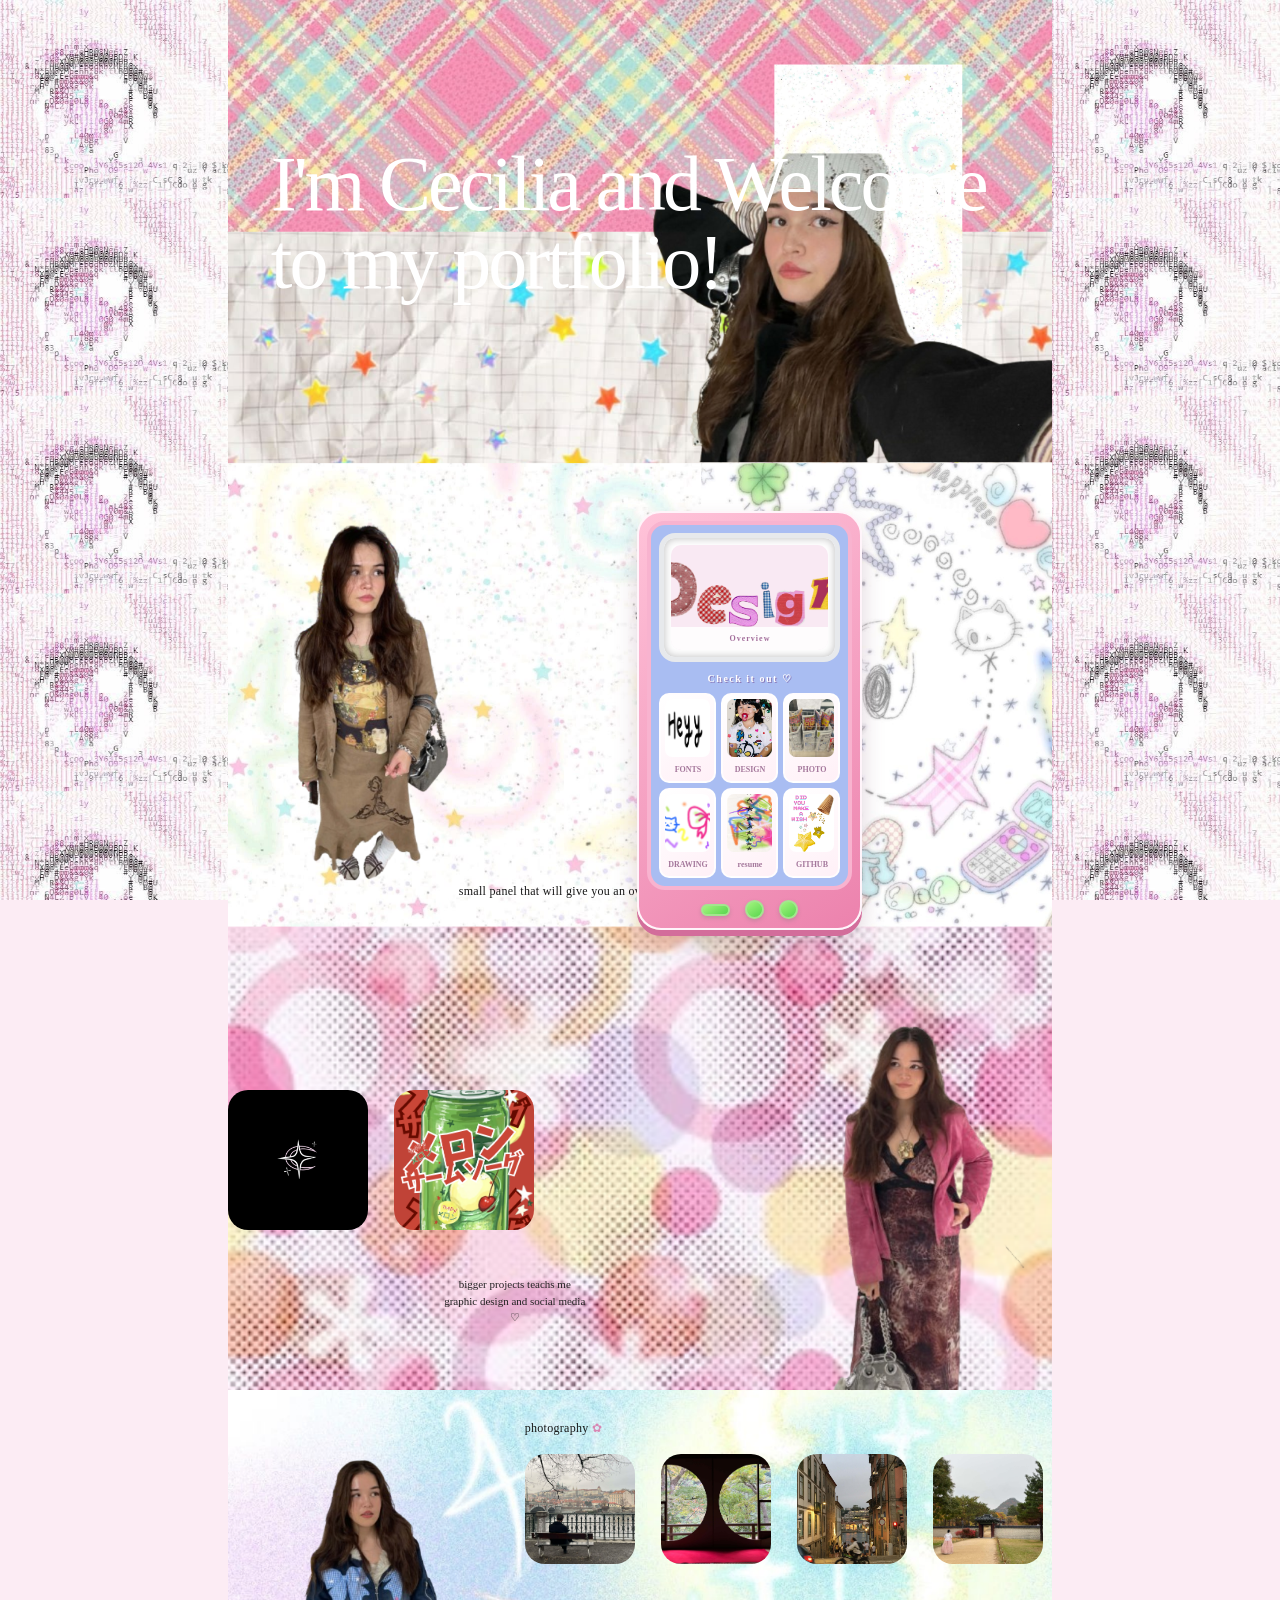
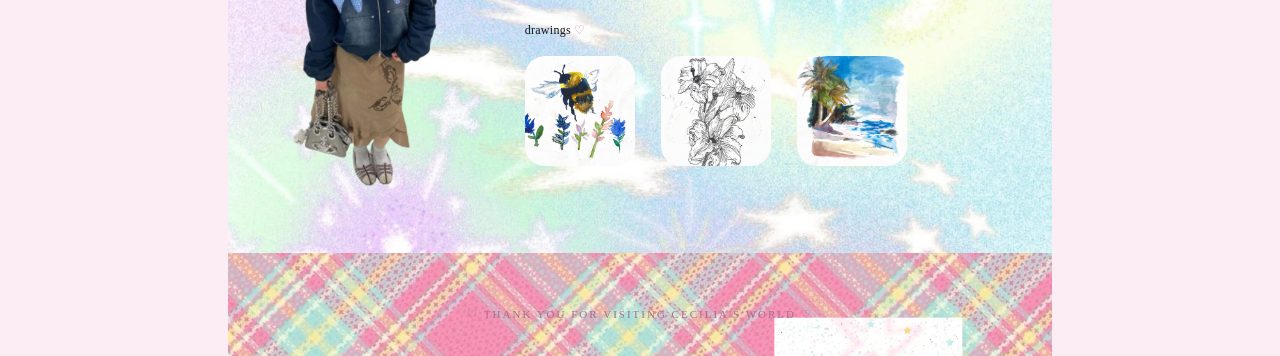
<file: index.html>
<!DOCTYPE html>
<html lang="en">
<head>
<meta charset="UTF-8">
<meta name="viewport" content="width=device-width, initial-scale=1.0">
<title>Cecilia ♡ Portfolio</title>

<style>
:root {
  --pink: #f3a6c6;
  --lavender: #a9bdf2;
  --placeholder: #cbd4db;
  --text-pink: #a4779b;
}

* {
  margin: 0;
  padding: 0;
  box-sizing: border-box;
}

html {
  scroll-behavior: smooth;
}

body {
  min-height: 100vh;
  overflow-x: hidden;
  font-family: "IBM Plex Mono",;
  background-color: #fcecf4;
  background-image: url("piink.jpg");
  background-repeat: repeat;
  background-size: 350px auto;
  background-attachment: fixed;
}

.site-shell {
  position: relative;
  width: min(824px, 100%);
  min-height: 100vh;
  margin: 0 auto;
  overflow: hidden;
  background: #fcecf4 url("bgph.png") center top / 100% auto repeat-y;
}

.hero {
  position: relative;
  width: 100%;
  height: 464px;
}

.intro {
  position: absolute;
  top: 145px;
  left: 5.2%;
  z-index: 1;
}

.intro h1 {
  font-size: clamp(35px, 8.5vw, 78px);
  line-height: 1;
  font-weight: 400;
  letter-spacing: -3px;
  color: WHITE;
}

.intro p,
.intro .stars {
  display: none;
}

.device {
  position: absolute;
  top: 511px;
  right: 23%;
  width: 225px;
  padding: 8px;
  border: 2px solid #fff4fa;
  border-radius: 24px;
  background: linear-gradient(145deg, #ffc3d9, #ec82ad);
  box-shadow: 0 6px 0 #d36d9b, 0 12px 22px #85546b40;
  z-index: 5;
}

.screen {
  padding: 8px;
  border: 4px solid #f8b3cf;
  border-radius: 18px;
  background: #a9bdf2;
}

.display {
  padding: 7px;
  border: 5px solid #e7e9ec;
  border-radius: 16px;
  background: #fff;
  box-shadow: inset 0 0 8px #bbb;
}

.display-image {
  position: relative;
  height: 105px;
  overflow: hidden;
  border-radius: 10px;
  background: #f9e9f3;
}

.display-image img {
  display: block;
  width: 100%;
  height: 100%;
  object-fit: cover;
  transition: opacity .3s ease;
}

.display-label {
  position: absolute;
  bottom: 0;
  left: 0;
  width: 100%;
  padding: 7px 3px;
  color: #a36e9b;
  background: #ffffffdf;
  text-align: center;
  font-size: 8px;
  font-weight: bold;
  letter-spacing: 1px;
}

.panel-title {
  margin: 11px 0 9px;
  color: white;
  text-align: center;
  font-size: 10px;
  letter-spacing: 1.5px;
  text-shadow: 1px 1px #897ab9;
}


.device-projects {
  display: grid;
  grid-template-columns: repeat(3, minmax(0, 1fr));
  gap: 5px;
}

.device-project {
  min-width: 0;
  height: 90px;
  padding: 4px;
  display: flex;
  flex-direction: column;
  justify-content: space-between;
  align-items: stretch;
  border: 2px solid #ffffffc9;
  border-radius: 10px;
  background: linear-gradient(145deg, #fff, #fff0f7);
  text-align: center;
  text-decoration: none;
  transition: transform .2s, box-shadow .2s;
}

.device-project:hover,
.device-project:focus-visible {
  transform: translateY(-3px) scale(1.04);
  box-shadow: 0 4px 9px #735b8c55;
  outline: none;
}

.device-project img {
  display: block;
  width: 100%;
  height: 58px;
  flex: 0 0 58px;
  object-fit: cover;
  border-radius: 7px;
  background: #f9e9f3;
}

.device-project span {
  display: block;
  height: auto;
  padding: 3px 0 2px;
  color: var(--text-pink);
  font-size: 8px;
  font-weight: bold;
  line-height: 1.1;
  text-align: center;
  overflow-wrap: anywhere;
}

.controls {
  display: flex;
  justify-content: center;
  align-items: center;
  gap: 15px;
  padding: 10px 0 1px;
}

.controls span {
  display: block;
  width: 19px;
  height: 19px;
  border: 2px solid #a3e68f;
  border-radius: 50%;
  background: linear-gradient(145deg, #a4f47f, #58d64e);
  box-shadow: 0 2px 4px #7775;
}

.controls span:first-child {
  width: 29px;
  height: 12px;
  border-radius: 20px;
}

.gallery-section {
  position: relative;
  width: 100%;
  padding: 0;
}

.gallery-heading {
  color: #171717;
  font-size: 12px;
  font-weight: normal;
  letter-spacing: .3px;
}

.gallery-heading span {
  color: #d887b3;
}


.work-section {
  height: 929px;
  min-height: 929px;
}

.work-section .gallery-heading {
  position: absolute;
  top: 420px;
  left: 28%;
  margin: 0;
}

.work-section .slider-wrapper {
  position: absolute;
  top: 626px;
  left: 0;
}

.work-section .section-note {
  position: absolute;
  top: 812px;
  left: 26%;
  width: 145px;
  margin: 0;
  color: #222;
  font-size: 11px;
  line-height: 1.5;
  text-align: center;
}


.slider-wrapper {
  position: relative;
  display: flex;
  align-items: center;
  width: 100%;
}

.slider {
  display: flex;
  gap: 26px;
  width: 100%;
  overflow-x: auto;
  padding: 0 0 8px;
  scroll-behavior: smooth;
  scroll-snap-type: x mandatory;
  scrollbar-width: none;
  overscroll-behavior-x: contain;
}

.slider::-webkit-scrollbar {
  display: none;
}


.photo-card {
  position: relative;
  display: block;
  flex: 0 0 140px;
  height: 140px;
  overflow: hidden;
  border-radius: 20px;
  background: var(--placeholder);
  text-decoration: none;
  scroll-snap-align: start;
  transition: transform .22s, box-shadow .22s;
}

.photo-card:hover,
.photo-card:focus-visible {
  transform: translateY(-4px);
  box-shadow: 0 7px 14px #755b8050;
  outline: none;
}

.photo-card img {
  display: block;
  width: 100%;
  height: 100%;
  object-fit: cover;
  background: var(--placeholder);
}

.photo-name {
  position: absolute;
  right: 0;
  bottom: 0;
  left: 0;
  padding: 15px 5px 8px;
  color: white;
  background: linear-gradient(transparent, #0009);
  text-align: center;
  font-size: 10px;
  opacity: 0;
  transition: opacity .2s;
}

.photo-card:hover .photo-name,
.photo-card:focus-visible .photo-name {
  opacity: 1;
}



.photo-section {
  height: 230px;
  min-height: 230px;
  padding-top: 28px;
}

.photo-section .gallery-heading,
.drawing-section .gallery-heading {
  margin: 0 0 18px 36%;
}

.photo-section .slider-wrapper,
.drawing-section .slider-wrapper {
  width: 64%;
  margin-left: 36%;
}

.photo-section .photo-card,
.drawing-section .photo-card {
  flex: 0 0 110px;
  height: 110px;
  border-radius: 20px;
}

.drawing-section {
  min-height: 260px;
  padding-top: 0;
}

.drawing-section .gallery-heading {
  margin-bottom: 18px;
}

.slide-btn {
  position: absolute;
  top: 50%;
  z-index: 6;
  display: grid;
  width: 30px;
  height: 30px;
  place-items: center;
  border: 2px solid white;
  border-radius: 50%;
  background: #f3a6c6ef;
  color: white;
  font-size: 21px;
  line-height: 1;
  cursor: pointer;
  opacity: 0;
  transform: translateY(-50%);
  transition: opacity .2s, background .2s;
}

.slider-wrapper:hover .slide-btn,
.slider-wrapper:focus-within .slide-btn {
  opacity: 1;
}

.slide-btn:hover {
  background: #d989b2;
}

.slide-btn.prev {
  left: 5px;
}

.slide-btn.next {
  right: 5px;
}


.footer {
  padding: 25px 12px 35px;
  color: #a46e94;
  text-align: center;
  font-size: 11px;
  letter-spacing: 2px;
}

@media (max-width: 650px) {

  .site-shell {
    background-size: 100% auto;
    background-position: center top;
  }

  .hero {
    height: 450px;
  }

  .intro {
    top: 105px;
    left: 5%;
  }

  .device {
    top: 310px;
    right: 5%;
    width: 225px;
  }

  .work-section {
    height: 520px;
    min-height: 520px;
  }

  .work-section .gallery-heading {
    top: 25px;
    left: 7%;
  }

  .work-section .slider-wrapper {
    top: 65px;
  }

  .work-section .section-note {
    top: 225px;
    left: 7%;
    text-align: left;
  }

  .photo-section {
    height: 190px;
    min-height: 190px;
    padding-top: 20px;
  }

  .photo-section .gallery-heading,
  .drawing-section .gallery-heading {
    margin-left: 7%;
  }

  .photo-section .slider-wrapper,
  .drawing-section .slider-wrapper {
    width: 93%;
    margin-left: 7%;
  }

  .drawing-section {
    min-height: 190px;
  }

  .slide-btn {
    opacity: 1;
  }
}

@media (prefers-reduced-motion: reduce) {
  html {
    scroll-behavior: auto;
  }

  .slider,
  .photo-card,
  .device-project,
  .display-image img {
    transition: none;
  }
}
</style>
</head>

<body>

<main class="site-shell">

  

  <section class="hero">

    <div class="intro">
      <h1>I'm Cecilia and Welcome to my portfolio!</h1>
    </div>


    <div class="device">

      <div class="screen">

        <div class="display">

          <div class="display-image">

            <img
              id="mainPreview"
              src="images/design.png"
              alt="Portfolio preview"
            >

            <div class="display-label" id="previewTitle">
              Overview
            </div>

          </div>

        </div>

        <h2 class="panel-title">Check it out ♡</h2>

        <div class="device-projects">

      

          <a href="font.html"
             class="device-project"
             data-image="images/font.png"
             data-title="MY FONTS">

            <img src="images/font.png" alt="Fonts">
            <span>FONTS</span>

          </a>

        

          <a href="design.html"
             class="device-project"
             data-image="images/posters (1).png"
             data-title="MY DESIGNS">

            <img src="images/posters (1).png" alt="Design">
            <span>DESIGN</span>

          </a>

         

          <a href="photography.html"
             class="device-project"
             data-image="images/news.jpg"
             data-title="PHOTOGRAPHY">

            <img src="images/news.jpg" alt="Photography">
            <span>PHOTO</span>

          </a>


          <a href="drawings.html"
             class="device-project"
             data-image="images/Drawing.sketchpad.jpeg"
             data-title="DRAWINGS">

            <img src="images/Drawing.sketchpad.jpeg" alt="Drawings">
            <span>DRAWING</span>

          </a>

     
          <a href="file:///C:/Users/celia/Downloads/cecilia%20(2).pdf"
             class="device-project"
             data-image="images/p4.png"
             data-title="MY RESUME">

            <img src="images/p4.png" alt="Resume">
            <span>resume</span>

          </a>

       
          <a href="https://github.com/cecilialovescats"
             class="device-project"
             data-image="images/p7.png"
             data-title="MY GITHUB">

            <img src="images/p7.png" alt="GitHub">
            <span>GITHUB</span>

          </a>

        </div>
      </div>

      <div class="controls" aria-hidden="true">
        <span></span>
        <span></span>
        <span></span>
      </div>

    </div>

  </section>

  <section class="gallery-section work-section">

    <p class="gallery-heading">
    small panel that will give you an overview of my works
    </p>
    

    <div class="slider-wrapper">

      <button class="slide-btn prev"
              data-target="workSlider"
              aria-label="Scroll projects left">‹</button>

      <div class="slider" id="workSlider">

        <a href="ncquality.html" class="photo-card">
          <img src="images/star.png" alt="NCQuality project">
          <span class="photo-name">NCQuality</span>
        </a>

        <a href="posters.html" class="photo-card">
          <img src="images/posters.png" alt="Posters project">
          <span class="photo-name">Posters</span>
        </a>

      </div>

      <button class="slide-btn next"
              data-target="workSlider"
              aria-label="Scroll projects right">›</button>

    </div>

    <p class="section-note">
      bigger projects teachs me graphic design and social media ♡
    </p>

  </section>

  <section class="gallery-section photo-section">

    <h2 class="gallery-heading">
      photography <span>✿</span>
    </h2>

    <div class="slider-wrapper">

      <button class="slide-btn prev"
              data-target="photoSlider"
              aria-label="Scroll photography left">‹</button>

      <div class="slider" id="photoSlider">

        <a href="photography.html" class="photo-card">
          <img src="images/2890cd8f-849c-4535-8a8e-455f8d6b1c19.jpg" alt="Photography 1">
        </a>

        <a href="photography.html" class="photo-card">
          <img src="images/kyoto.jpg" alt="Photography 2">
        </a>

        <a href="photography.html" class="photo-card">
          <img src="images/moment.jpg" alt="Photography 3">
        </a>

        <a href="photography.html" class="photo-card">
          <img src="images/mount.jpg" alt="Photography 4">
        </a>

        <a href="photography.html" class="photo-card">
          <img src="images/fuji.jpg" alt="Photography 5">
        </a>

        <a href="photography.html" class="photo-card">
          <img src="images/osaka.jpg" alt="Photography 6">
        </a>

      </div>

      <button class="slide-btn next"
              data-target="photoSlider"
              aria-label="Scroll photography right">›</button>

    </div>

  </section>

 
  <section class="gallery-section drawing-section">

    <h2 class="gallery-heading">
      drawings <span>♡</span>
    </h2>

    <div class="slider-wrapper">

      <button class="slide-btn prev"
              data-target="drawingSlider"
              aria-label="Scroll drawings left">‹</button>

      <div class="slider" id="drawingSlider">

        <a href="drawings.html" class="photo-card">
          <img src="images/bee.png" alt="Drawing 1">
        </a>

        <a href="drawings.html" class="photo-card">
          <img src="images/Screenshot_22-4-2026_9506_.jpeg" alt="Drawing 2">
        </a>

        <a href="drawings.html" class="photo-card">
          <img src="images/Screenshot_22-4-2026_94926_.jpeg" alt="Drawing 3">
        </a>

      </div>

      <button class="slide-btn next"
              data-target="drawingSlider"
              aria-label="Scroll drawings right">›</button>

    </div>

  </section>

  <footer class="footer">
    ♡ THANK YOU FOR VISITING CECILIA'S WORLD ♡
  </footer>

</main>

<script>


const mainPreview = document.getElementById("mainPreview");
const previewTitle = document.getElementById("previewTitle");

const defaultImage = "images/design.png";
const defaultTitle = "WELCOME TO MY WORLD ♡";

function showProjectPreview(project) {

  const thumbnail = project.querySelector("img");

  const imagePath = project.dataset.image ||
    (thumbnail ? thumbnail.getAttribute("src") : "");

  const title = project.dataset.title || "MY PROJECT";

  if (!imagePath) return;

  mainPreview.style.visibility = "visible";
  mainPreview.style.opacity = "0";

  const previewLoader = new Image();

  previewLoader.onload = function () {

    mainPreview.src = imagePath;
    mainPreview.style.visibility = "visible";
    mainPreview.style.opacity = "1";

    previewTitle.textContent = title;

  };

  previewLoader.onerror = function () {

    mainPreview.style.visibility = "visible";
    mainPreview.style.opacity = "0";

    previewTitle.textContent = "IMAGE NOT FOUND ♡";

    console.warn("Could not load preview image:", imagePath);

  };

  previewLoader.src = imagePath;
}

function resetProjectPreview() {

  mainPreview.style.visibility = "visible";
  mainPreview.style.opacity = "1";

  mainPreview.src = defaultImage;

  previewTitle.textContent = defaultTitle;
}

document.querySelectorAll(".device-project").forEach(project => {

  project.addEventListener("mouseenter", () => {
    showProjectPreview(project);
  });

  project.addEventListener("mouseleave", () => {
    resetProjectPreview();
  });

  project.addEventListener("focus", () => {
    showProjectPreview(project);
  });

  project.addEventListener("blur", () => {
    resetProjectPreview();
  });

});

/* HORIZONTAL GALLERY SLIDERS */

document.querySelectorAll(".slide-btn").forEach(button => {

  button.addEventListener("click", () => {

    const slider = document.getElementById(button.dataset.target);

    if (!slider) return;

    const direction = button.classList.contains("next") ? 1 : -1;

    const firstCard = slider.querySelector(".photo-card");

    const gap = 26;

    const step = firstCard
      ? firstCard.getBoundingClientRect().width + gap
      : slider.clientWidth * 0.8;

    slider.scrollBy({
      left: direction * step * 2,
      behavior: "smooth"
    });

  });

});

</script>

</body>
</html>
</file>
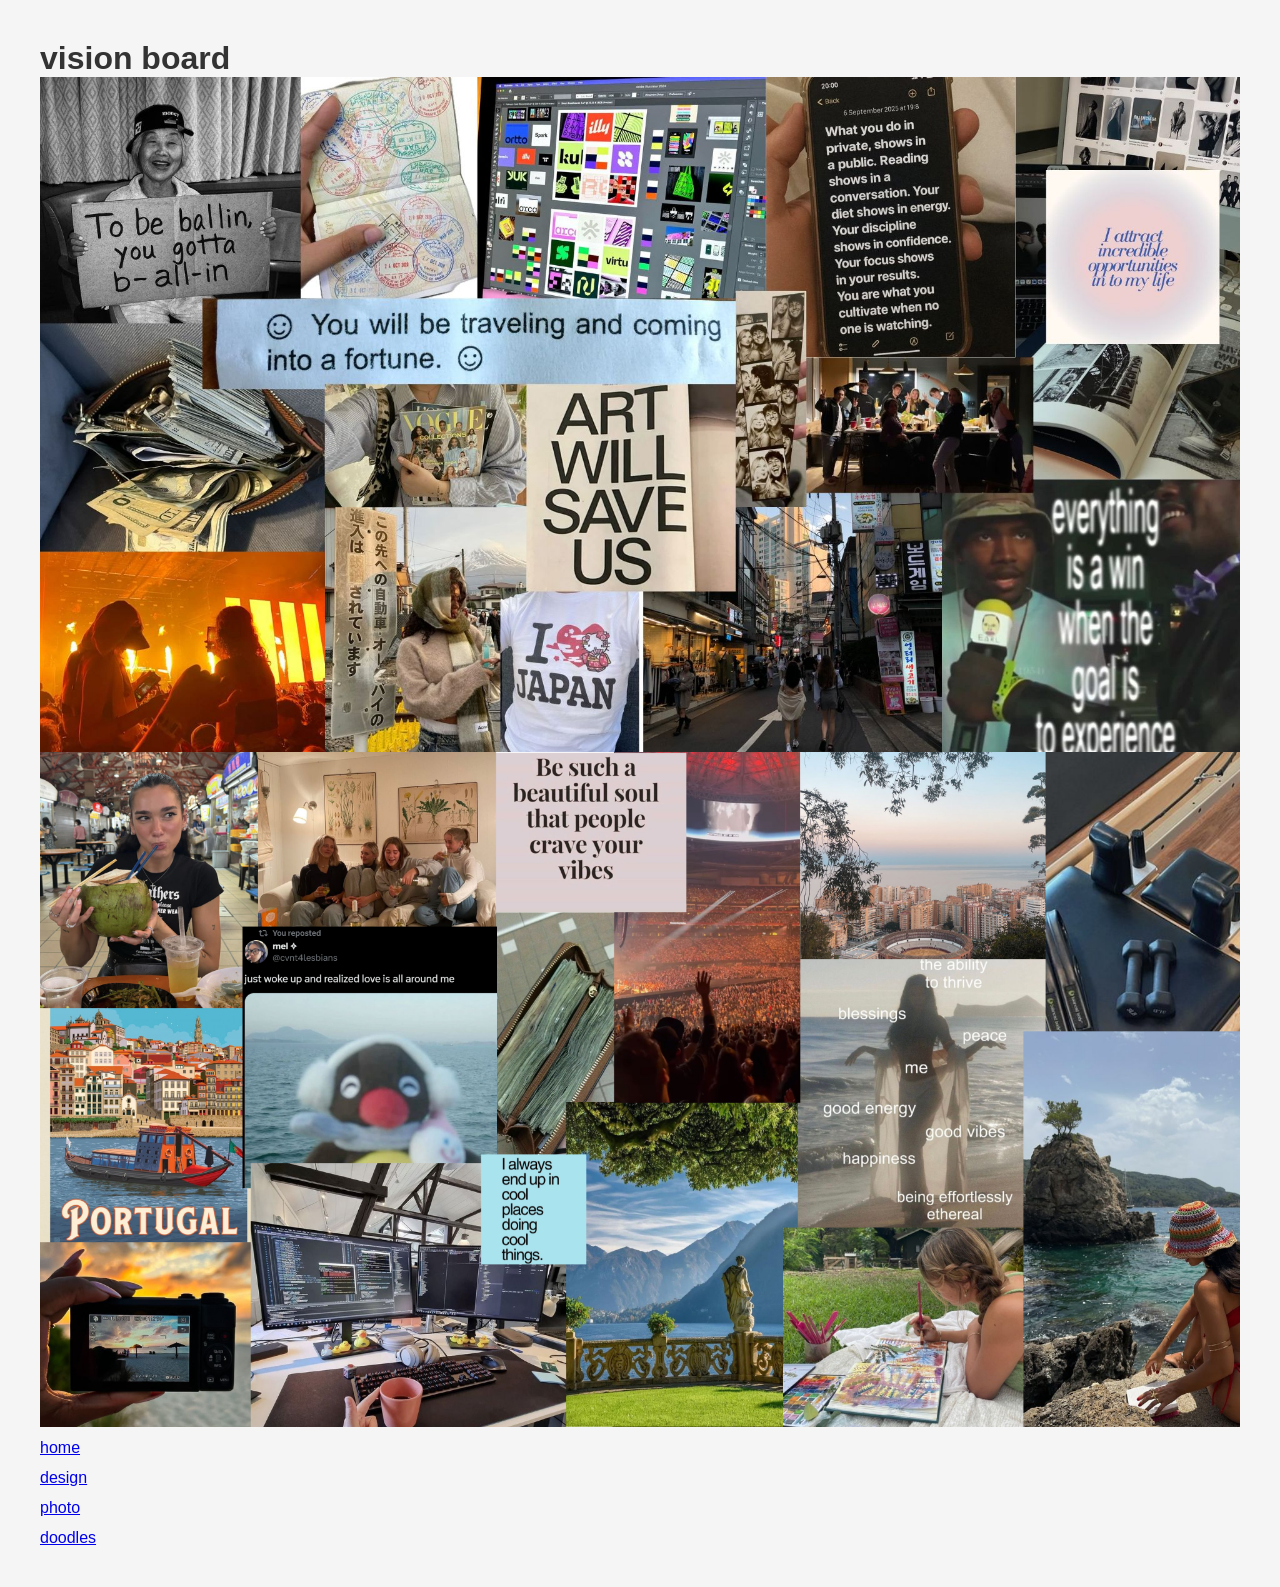
<file: albums.html>
<!DOCTYPE html>
<html>
<head>
    <link rel="stylesheet" href="style.css">
</head>

<body>
<header>
    <h1>vision board</h1>
</header>

<img src ="images/ดีไซน์ที่ยังไม่ได้ตั้งชื่อ.jpg">
<img src="images/Green Aesthetic Vision Board Spring Photo Collage Desktop Wallpaper.png">


<a href="index.html"> home</a> 
    <a href="design.html"> design </a> 
    <a href="photography.html"> photo </a> 
    <a href="drawings.html"> doodles </a>
    
</body>
</html>
</file>
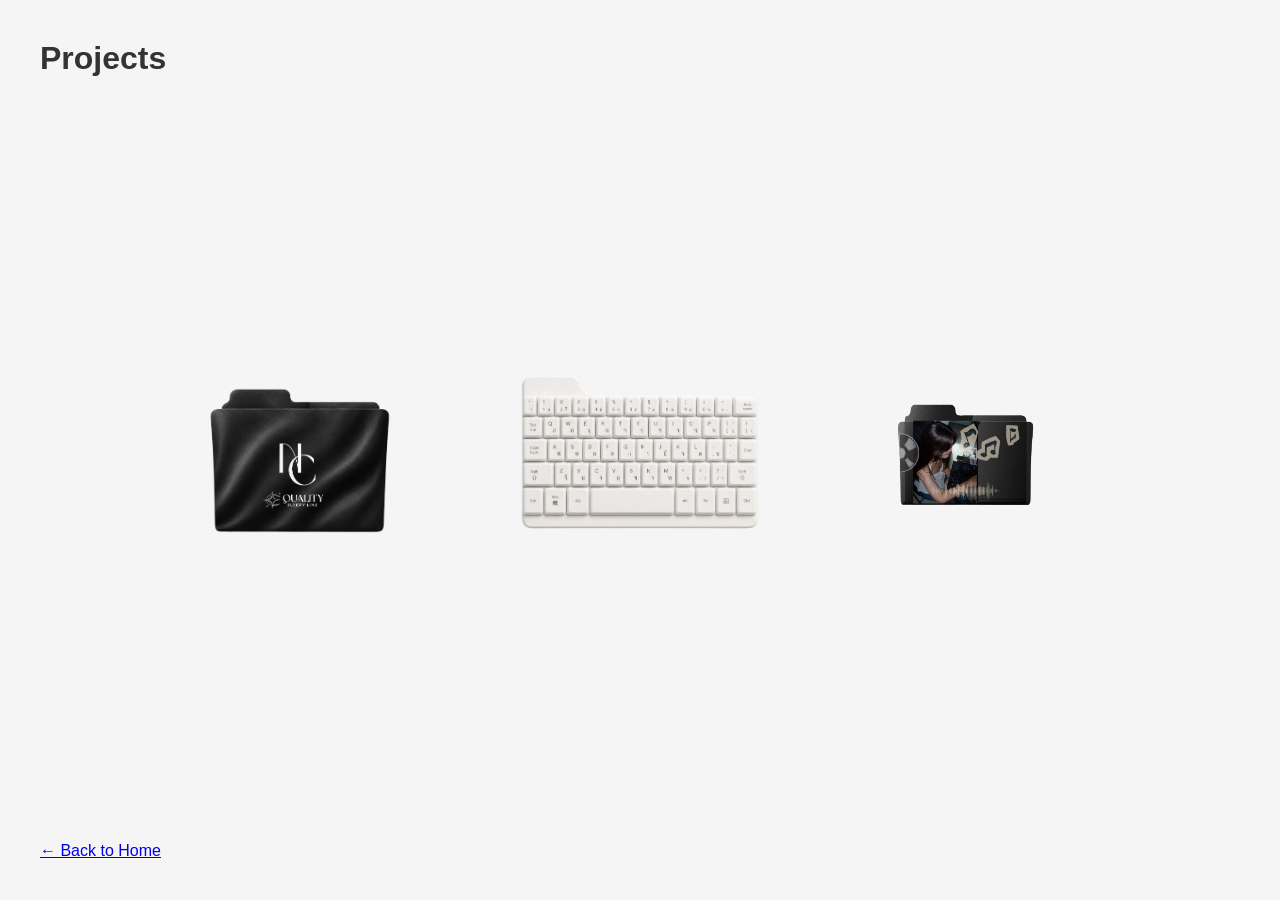
<file: design.html>
<!DOCTYPE html>
<html>
<head>
    <link rel="stylesheet" href="style.css">
</head>

<body>

<header>
    <h1>Projects</h1>
</header>
      <div class="grid">
      <a href="ncquality.html" class="folder">
        <img src="images/101a7bd2-2e2c-4118-8815-1b5d57f7ea14-removebg-preview.png" alt="Photography">
      </a>
    <a href="font.html" class="folder">
        <img src="images/8f03c53e-61fe-4658-b81b-301e4fc77837-removebg-preview.png">
    </a>
          <a href="posters.html" class="folder">
        <img src="images/Skærmbillede_2026-06-08_214030-removebg-preview.png">
          </a>
    </div>

<section>
   
</section>
<a href="index.html">← Back to Home</a>
</body>
</html>
</file>
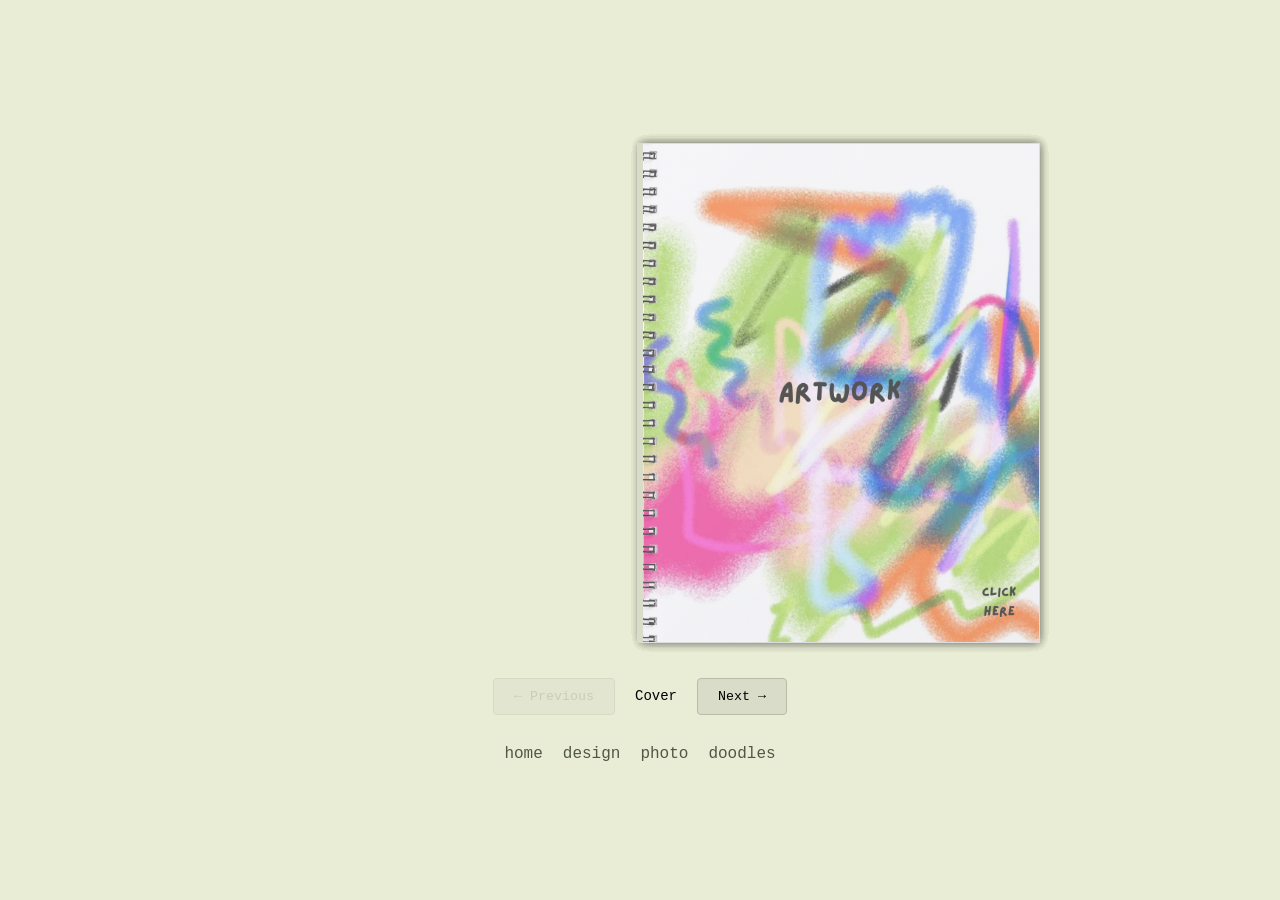
<file: drawings.html>
<!DOCTYPE html>
<html lang="en">
<head>
<meta charset="UTF-8">
<meta name="viewport" content="width=device-width, initial-scale=1.0">
<title>Doodles Magazine</title>

<style>
* {
  margin: 0;
  padding: 0;
  box-sizing: border-box;
}

body {
  min-height: 100vh;
  display: flex;
  flex-direction: column;
  justify-content: center;
  align-items: center;
  background: #e9edd6;
  font-family: "Courier New", cursive;
  overflow-x: hidden;
}

.book {
  position: relative;
  width: min(800px, 95vw);
  height: min(500px, 65vw);
  min-height: 320px;
  perspective: 2000px;
  margin: 20px auto;
}

.page {
  position: absolute;
  width: 50%;
  height: 100%;
  right: 0;
  top: 0;
  transform-origin: left center;
  transition: transform 1s ease;
  transform-style: preserve-3d;
  cursor: pointer;
}

.front,
.back {
  position: absolute;
  width: 100%;
  height: 100%;
  backface-visibility: hidden;
  overflow: hidden;
  background: #fffef8;
  border: 1px solid #ddd;
  box-shadow: 0 0 10px rgba(0,0,0,0.08);
}

.front {
  display: flex;
  justify-content: center;
  align-items: center;
}

.back {
  transform: rotateY(180deg);
}

.page img {
  width: 100%;
  height: 100%;
  object-fit: cover;
}

.caption {
  position: absolute;
  bottom: 20px;
  left: 20px;
  background: rgba(255,255,255,0.7);
  padding: 6px 12px;
  font-size: 14px;
}

.title-page {
  display: flex;
  flex-direction: column;
  justify-content: center;
  align-items: center;
  font-size: 24px;
  text-align: center;
  padding: 15px;
}

small {
  font-size: 16px;
  margin-top: 10px;
}

.flipped {
  transform: rotateY(-180deg);
}

.book::before {
  content: "";
  position: absolute;
  left: 50%;
  top: 0;
  width: 6px;
  height: 100%;
  background: #d8dcc8;
  transform: translateX(-50%);
  z-index: 100;
  pointer-events: none;
}

.navigation {
  display: flex;
  gap: 20px;
  align-items: center;
  margin: 15px;
}

button {
  background: #d8dcc8;
  border: 1px solid #b8bea5;
  padding: 10px 20px;
  font-family: "Courier New", cursive;
  cursor: pointer;
  border-radius: 4px;
}

button:hover {
  background: #c7cdb3;
}

button:disabled {
  opacity: 0.4;
  cursor: not-allowed;
}

#pageNumber {
  font-size: 14px;
}

.links {
  margin: 15px;
  display: flex;
  gap: 20px;
  flex-wrap: wrap;
  justify-content: center;
}

.links a {
  color: #505746;
  text-decoration: none;
}

.links a:hover {
  text-decoration: underline;
}

@media (max-width: 600px) {
  .book {
    height: 65vw;
    min-height: 260px;
  }

  .caption {
    font-size: 10px;
    bottom: 10px;
    left: 8px;
    padding: 4px 6px;
  }

  .title-page {
    font-size: 17px;
  }

  small {
    font-size: 12px;
  }
}
</style>
</head>

<body>

<div class="book" id="book">


  <div class="page">
    <div class="front">
      <img src="images/art (1).png" alt="Cover">
    </div>
    <div class="back title-page">
      Doodles Magazine
      <small>my little art</small>
    </div>
  </div>

  
  <div class="page">
    <div class="front">
      <img src="images/bee.png" alt="Bee">
      <div class="caption">bee?</div>
    </div>
    <div class="back">
      <img src="images/Screenshot_22-4-2026_94811_.jpeg" alt="Butterfly">
      <div class="caption">butterfly dancing</div>
    </div>
  </div>

  
  <div class="page">
    <div class="front">
      <img src="images/Screenshot_22-4-2026_94926_.jpeg" alt="Vacation">
      <div class="caption">dream vacation</div>
    </div>
    <div class="back">
      <img src="images/Screenshot_22-4-2026_95047_.jpeg" alt="Ocean">
      <div class="caption">ocean sideway</div>
    </div>
  </div>

  <div class="page">
    <div class="front">
      <img src="images/Screenshot_22-4-2026_9506_.jpeg" alt="Blossom">
      <div class="caption">blossom</div>
    </div>
    <div class="back">
      <img src="images/Screenshot_22-4-2026_9511_.jpeg" alt="Bamboo">
      <div class="caption">bamboo</div>
    </div>
  </div>

  
  <div class="page">
    <div class="front">
      <img src="images/ray.jpg" alt="Sea life">
      <div class="caption">sea life</div>
    </div>
    <div class="back">
      <img src="images/flower.jpg" alt="Flower">
      <div class="caption">flower</div>
    </div>
  </div>

  
  <div class="page">
    <div class="front">
      <img src="images/snail.jpg" alt="Snail">
      <div class="caption">hi!</div>
    </div>
    <div class="back">
      <img src="images/bun.jpg" alt="Bunny">
      <div class="caption">bunny</div>
    </div>
  </div>

  <div class="page">
    <div class="front">
      <img src="images/dino.jpg" alt="Dinosaur">
      <div class="caption">old day</div>
    </div>
    <div class="back">
      <img src="images/snail2.jpg" alt="Skull snail">
      <div class="caption">skull snail</div>
    </div>
  </div>

  <div class="page">
    <div class="front">
      <img src="images/Screenshot_22-4-2026_95124_.jpeg" alt="At sea">
      <div class="caption">at sea</div>
    </div>
    <div class="back">
      <img src="images/lantern.jpg" alt="Lantern">
      <div class="caption">light</div>
    </div>
  </div>

 
  <div class="page">
    <div class="front">
      <img src="images/Screenshot_22-4-2026_95124_.jpeg" alt="At sea">
      <div class="caption">at sea</div>
    </div>
    <div class="back title-page">
      thank you
      <small>yours truly, Cecilia</small>
    </div>
  </div>

</div>


<div class="navigation">
  <button id="prev">← Previous</button>
  <span id="pageNumber">Cover</span>
  <button id="next">Next →</button>
</div>


<div class="links">
  <a href="index.html">home</a>
  <a href="design.html">design</a>
  <a href="photography.html">photo</a>
  <a href="drawings.html">doodles</a>
</div>

<script>
const pages = document.querySelectorAll(".page");
const nextBtn = document.getElementById("next");
const prevBtn = document.getElementById("prev");
const pageNumber = document.getElementById("pageNumber");
const book = document.getElementById("book");

let currentPage = 0;
let isAnimating = false;

function updateBook() {

  pages.forEach((page, index) => {

    if (index < currentPage) {
      page.classList.add("flipped");
      page.style.zIndex = index + 1;
    } else {
      page.classList.remove("flipped");
      page.style.zIndex = pages.length - index + 10;
    }

  });

  pageNumber.textContent =
    currentPage === 0
      ? "Cover"
      : currentPage + " / " + pages.length;

  prevBtn.disabled = currentPage === 0;
  nextBtn.disabled = currentPage === pages.length;
}

function turnPage(direction) {

  if (isAnimating) return;

  if (direction === "next" && currentPage < pages.length) {
    currentPage++;
  }
  else if (direction === "prev" && currentPage > 0) {
    currentPage--;
  }
  else {
    return;
  }

  isAnimating = true;
  updateBook();

  setTimeout(() => {
    isAnimating = false;
  }, 1050);
}

nextBtn.addEventListener("click", () => {
  turnPage("next");
});

prevBtn.addEventListener("click", () => {
  turnPage("prev");
});

book.addEventListener("click", (event) => {

  if (isAnimating) return;

  const page = event.target.closest(".page");

  if (!page) return;

  const rect = book.getBoundingClientRect();
  const clickX = event.clientX - rect.left;

  if (clickX > rect.width / 2) {
    turnPage("next");
  } else {
    turnPage("prev");
  }

});

updateBook();
</script>

</body>
</html>
</file>
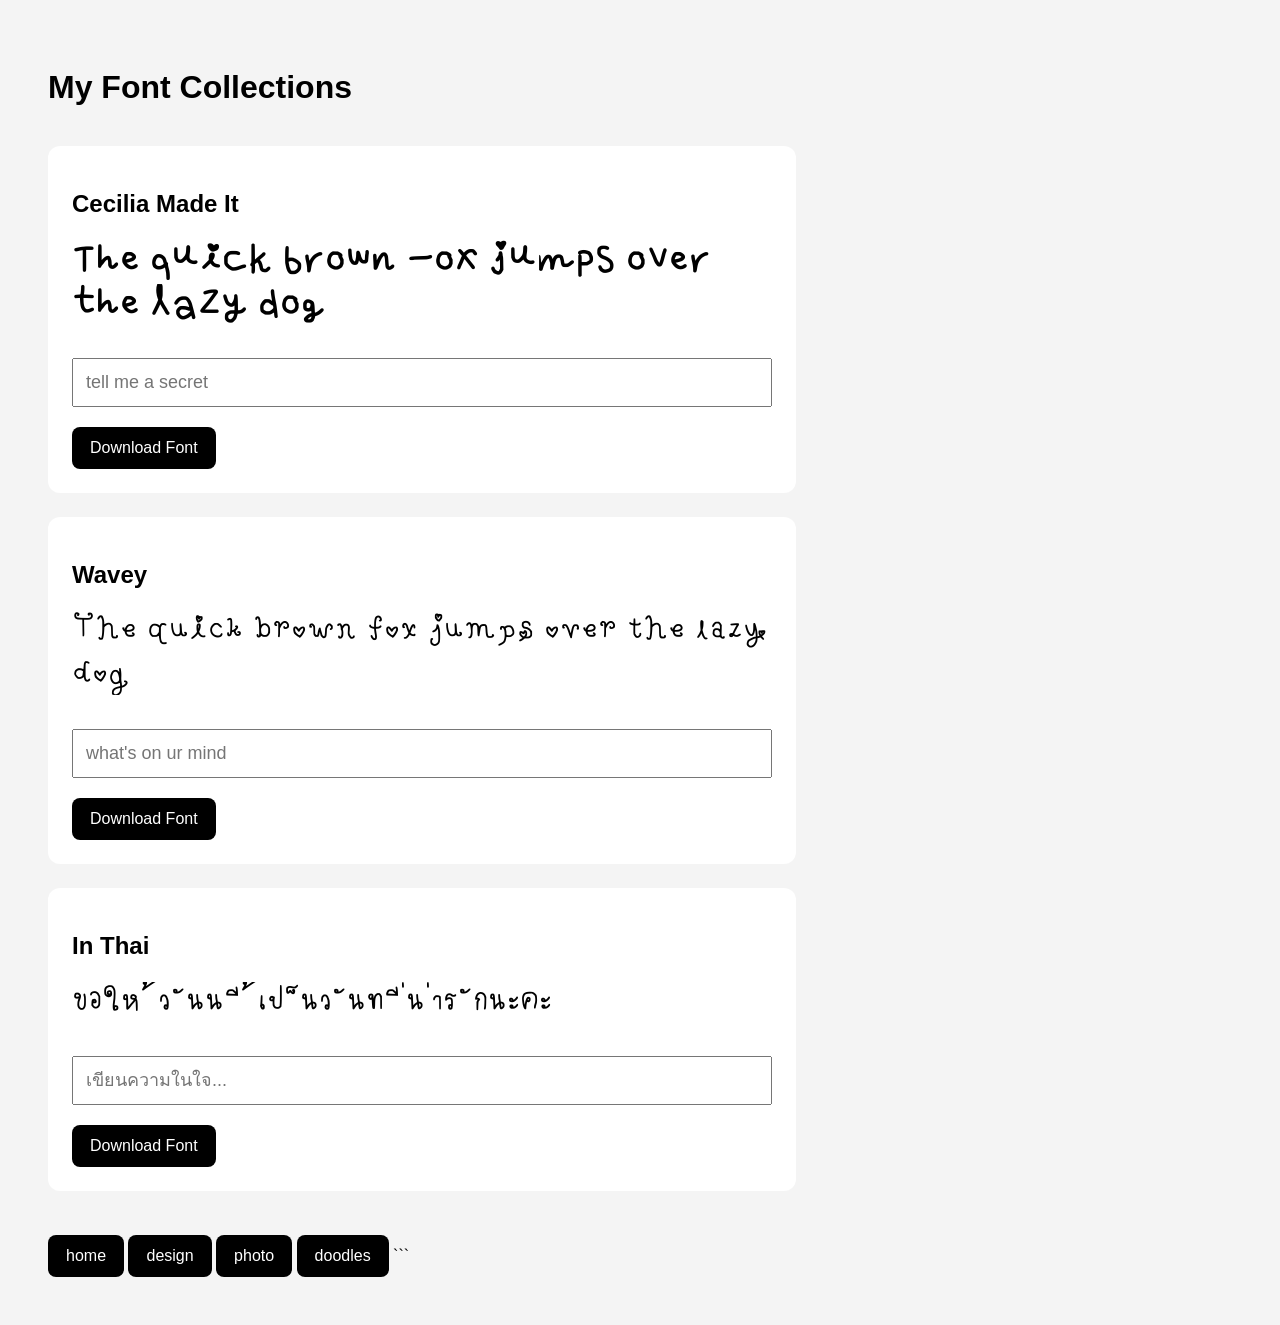
<file: font.html>
<!DOCTYPE html>
<html lang="en">
<head>
<meta charset="UTF-8">
<meta name="viewport" content="width=device-width, initial-scale=1.0">
<title>My Fonts</title>

<style>

@font-face {
  font-family: 'Cecilia';
  src: url('./Cecilia-Regular.woff') format('woff');
}

@font-face {
  font-family: 'ThaiByCelia';
  src: url('./Thaibycelia-Regular.woff') format('woff');
}

@font-face {
  font-family: 'Wavey';
  src: url('./Waveyyy-Regular.woff') format('woff');
}

body {
  font-family: sans-serif;
  padding: 40px;
  background: #f4f4f4;
}

h1 {
  margin-bottom: 40px;
}

.font-card {
  background: white;
  padding: 24px;
  border-radius: 12px;
  margin-bottom: 24px;
  max-width: 700px;
}

.preview {
  font-size: 40px;
  margin: 20px 0;
  word-break: break-word;
}

.cecilia-font {
  font-family: 'Cecilia';
}

.thai-font {
  font-family: 'Thaibycelia';
}

.wavey-font {
  font-family: 'Wavey';
}

input {
  width: 100%;
  padding: 12px;
  font-size: 18px;
  margin-top: 12px;
  box-sizing: border-box;
}

a {
  display: inline-block;
  margin-top: 20px;
  text-decoration: none;
  padding: 12px 18px;
  background: black;
  color: white;
  border-radius: 8px;
  transition: 0.2s ease;
}

a:hover {
  opacity: 0.85;
  transform: translateY(-2px);
}

</style>
</head>

<body>

<h1>My Font Collections</h1>


<div class="font-card">

  <h2>Cecilia Made It</h2>

  <p class="preview cecilia-font">
    The quick brown fox jumps over the lazy dog
  </p>

  <input
    type="text"
    class="preview-input"
    placeholder="tell me a secret"
  >

  <a href="./Cecilia-Regular.woff" download>
    Download Font
  </a>

</div>



<div class="font-card">

  <h2>Wavey</h2>

  <p class="preview wavey-font">
    The quick brown fox jumps over the lazy dog
  </p>

  <input
    type="text"
    class="preview-input"
    placeholder="what's on ur mind"
  >

  <a href="./Waveyyy-Regular.woff" download>
    Download Font
  </a>

</div>
<div class="font-card">

  <h2>In Thai</h2>

  <p class="preview thai-font">
    ขอให้วันนี้เป็นวันที่น่ารักนะคะ
  </p>

  <input
    type="text"
    class="preview-input"
    placeholder="เขียนความในใจ..."
  >

  <a href="./Thaibycelia-Regular.woff" download>
    Download Font
  </a>

</div>
<script>

document.querySelectorAll(".font-card").forEach(card => {

  const input = card.querySelector(".preview-input");
  const preview = card.querySelector(".preview");

  const defaultText = preview.textContent;

  input.addEventListener("input", () => {
    preview.textContent = input.value || defaultText;
  });

});

</script>


<a href="index.html"> home</a> 
    <a href="design.html"> design </a> 
    <a href="photography.html"> photo </a> 
    <a href="drawings.html"> doodles </a>
    
</body>
</html>
```
</file>
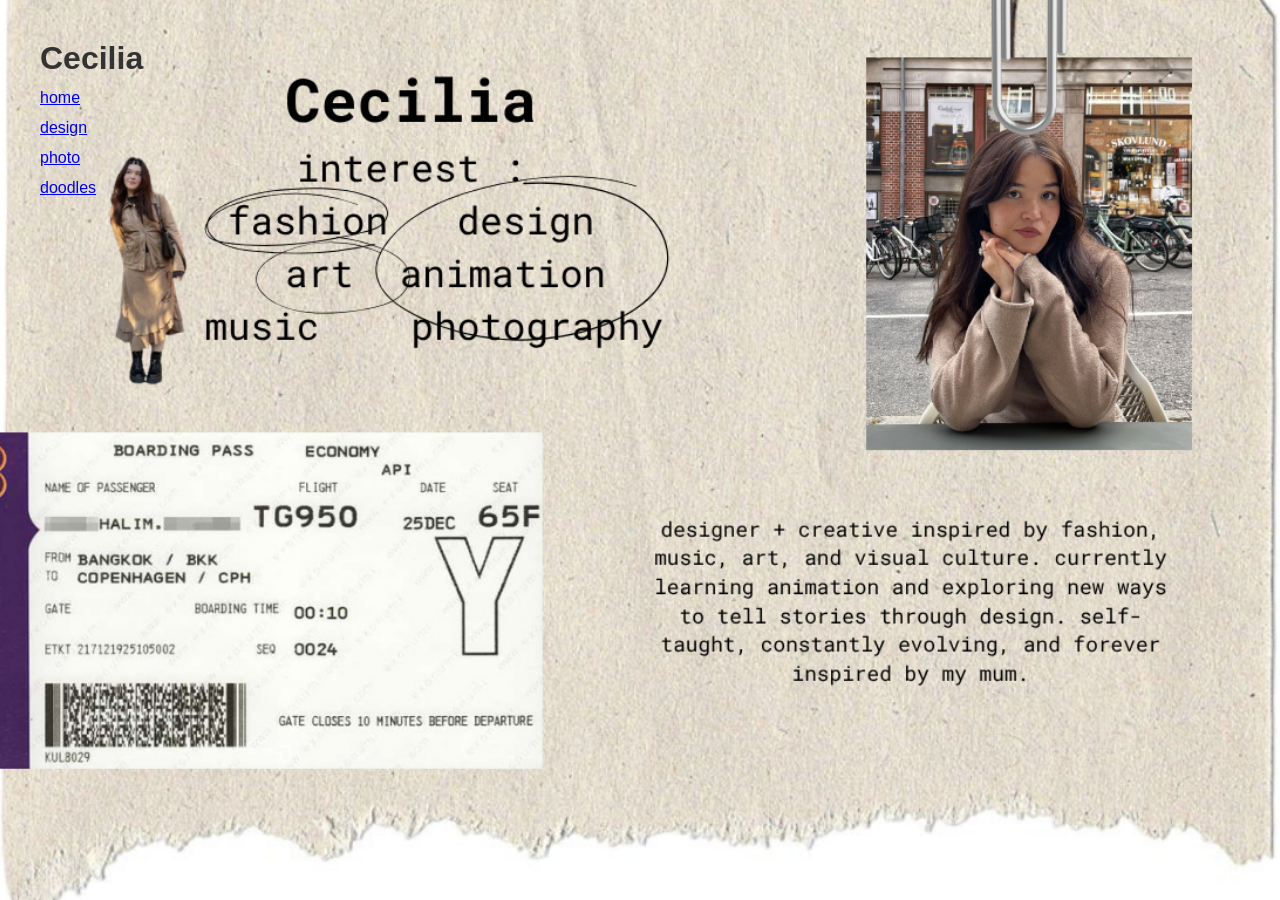
<file: me.html>
<!DOCTYPE html>
<html>
<head>
    <link rel="stylesheet" href="style.css">
</head>

<body>
<header>
    <h1>Cecilia</h1>
</header>
 <style>
    body {
    height: 100vh;
      background-image: url('images/Name Cecilia designer + creative inspired by fashion, music, art, and visual culture. currently learning animation and exploring new ways to tell stories through design. self-taught, constantly ev.png');
      background-size: cover;
      background-repeat: no-repeat;
      background-position: center;
    }
  </style>
<a href="index.html"> home</a> 
    <a href="design.html"> design </a> 
    <a href="photography.html"> photo </a> 
    <a href="drawings.html"> doodles </a>
    
</body>
</html>
</file>
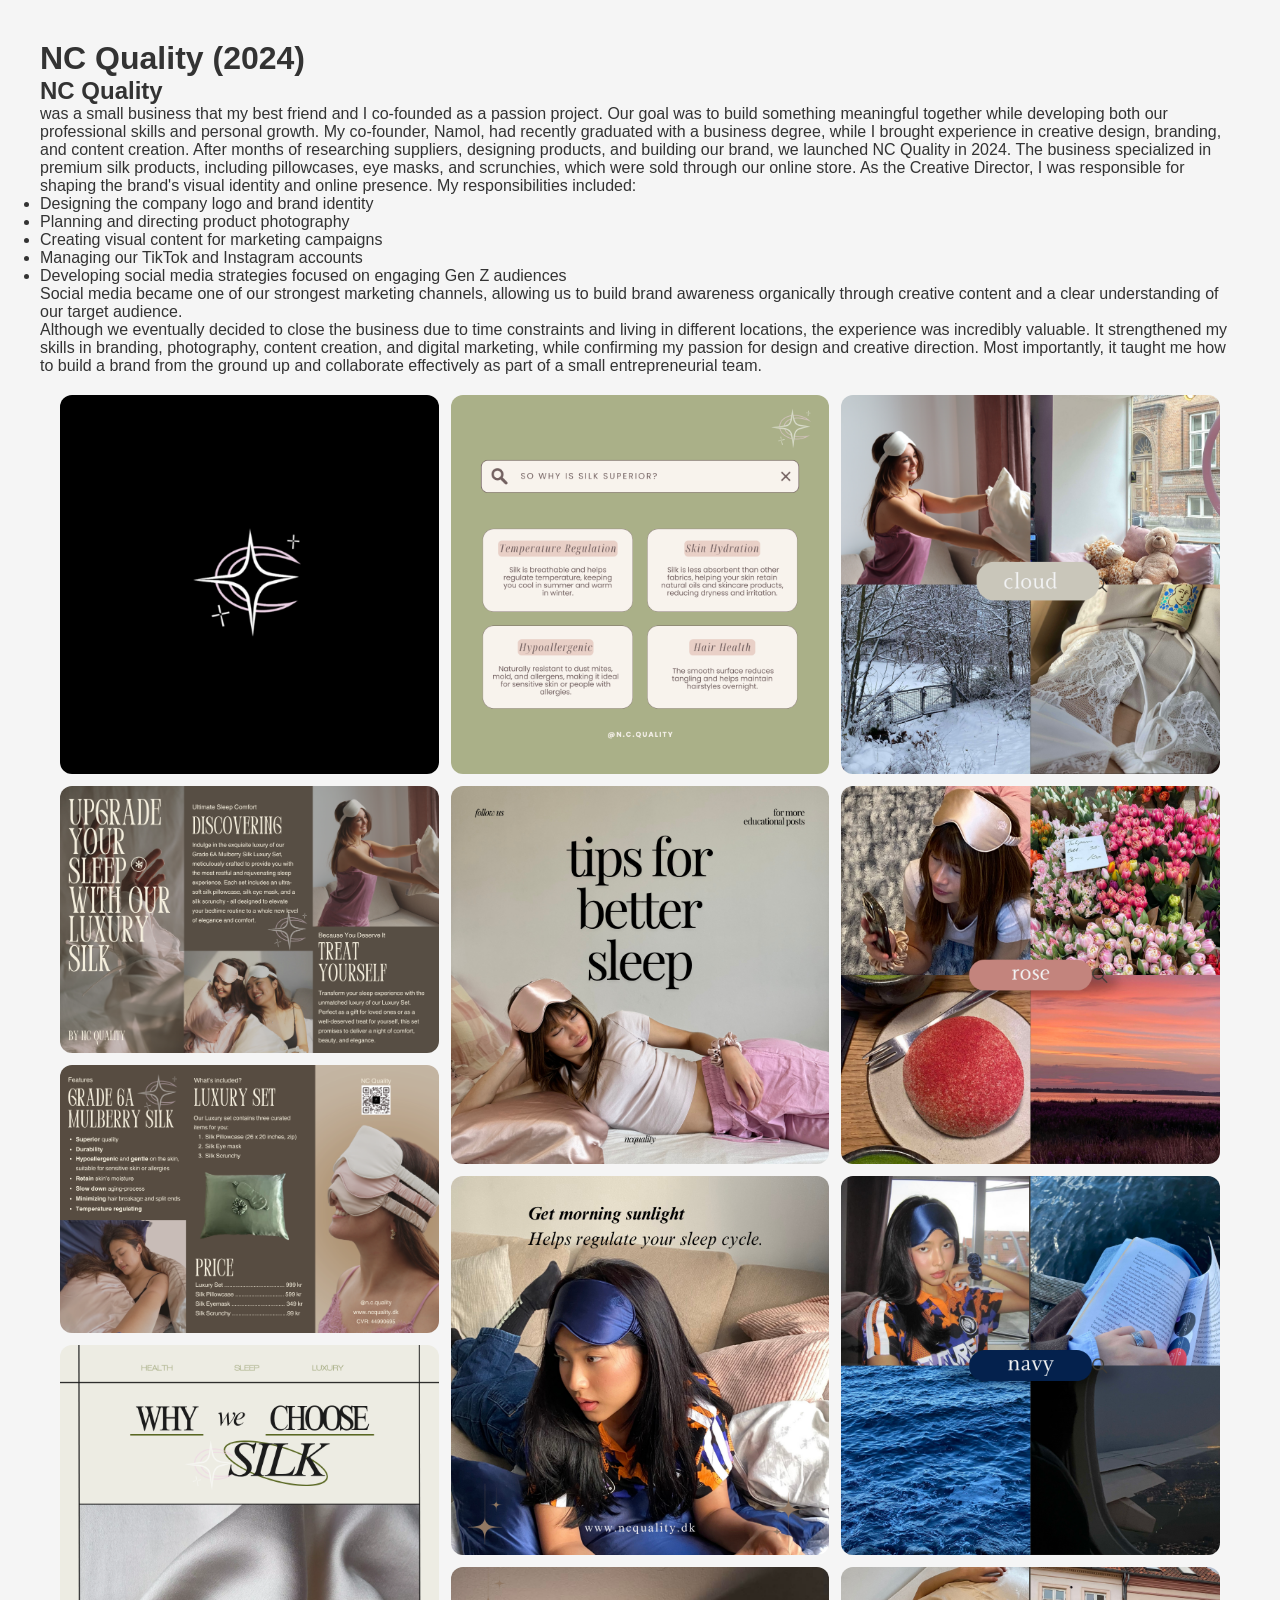
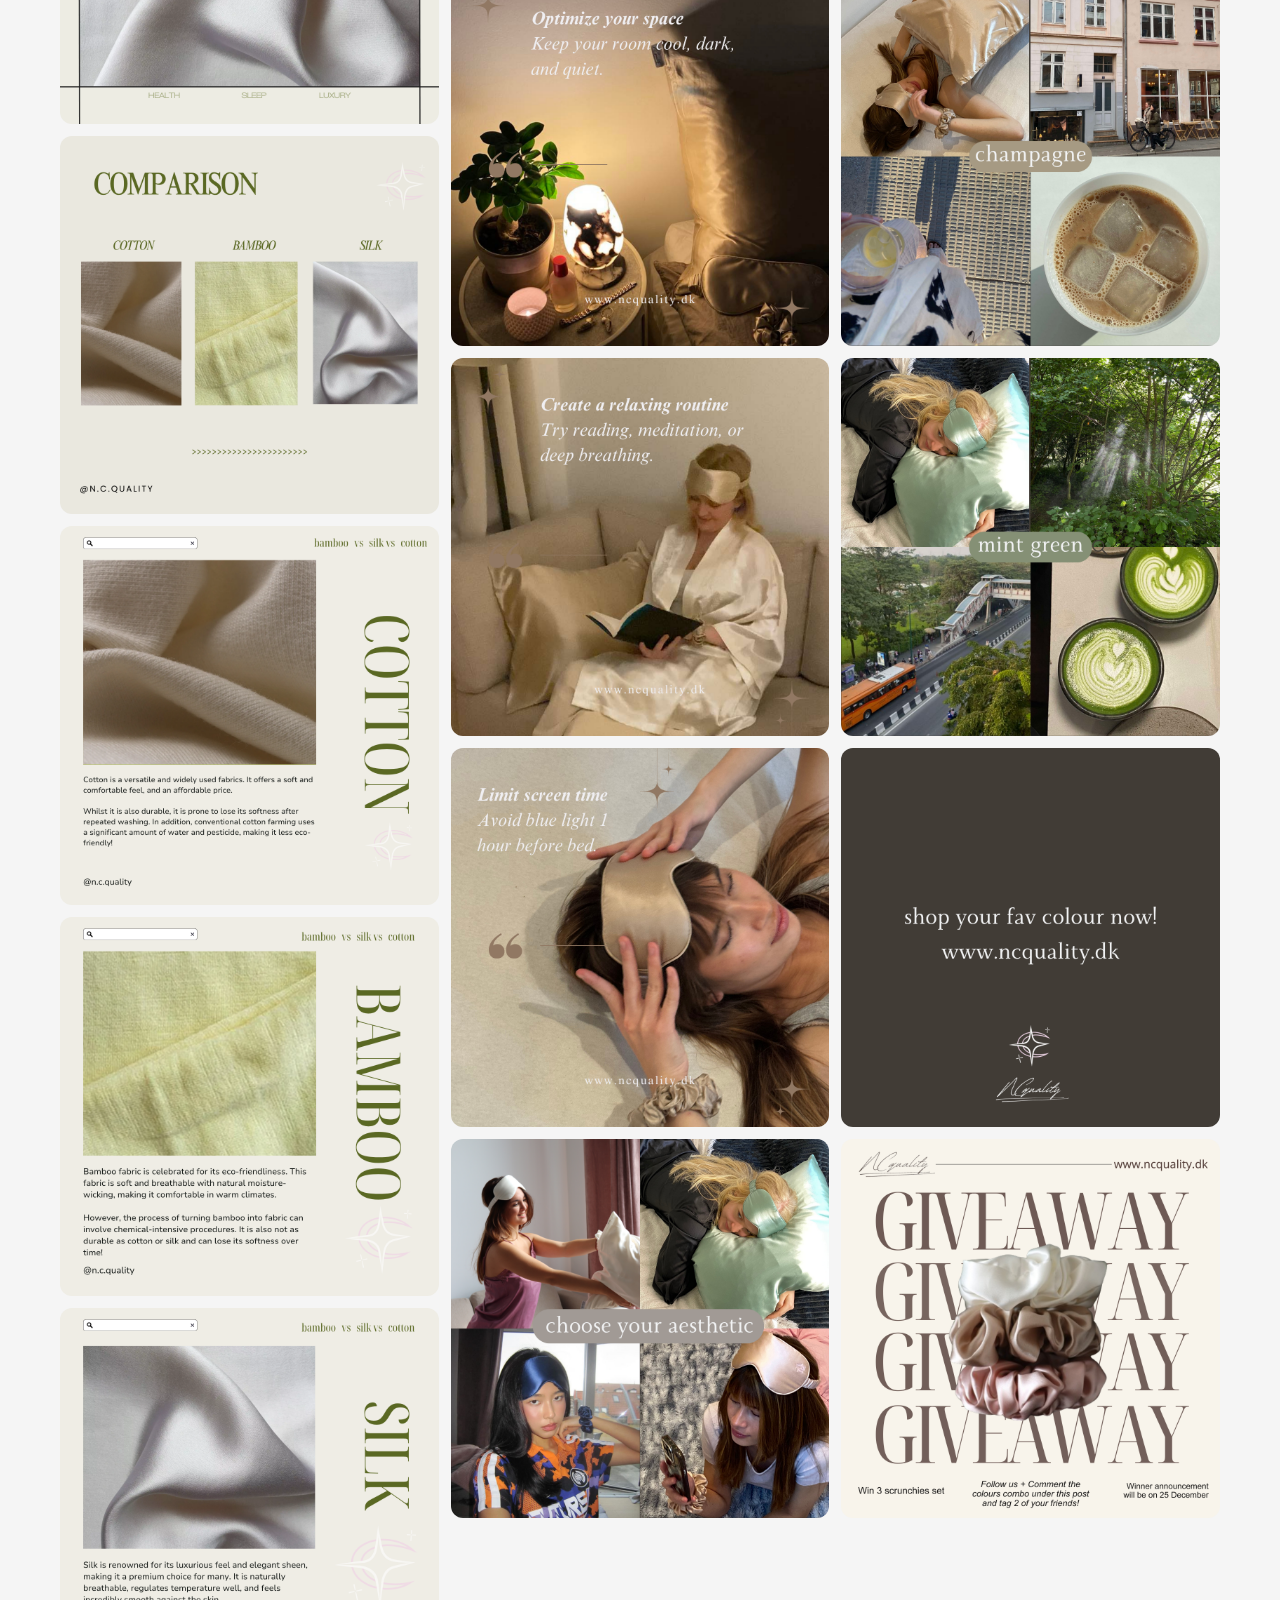
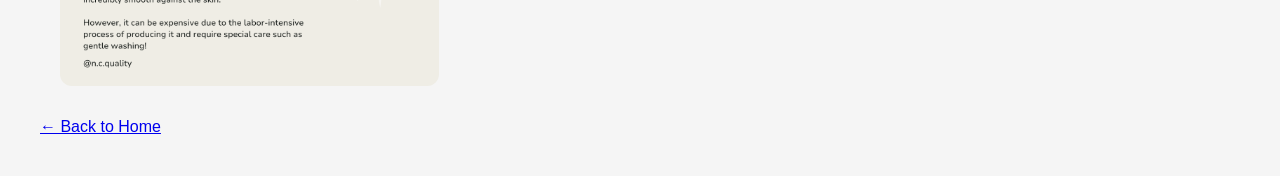
<file: ncquality.html>
<!DOCTYPE html>
<html>
<head>
    <link rel="stylesheet" href="style.css">
</head>

<body>
      
<h1>NC Quality (2024)</h1>

<h2>NC Quality</h2> was a small business that my best friend and I co-founded as a passion project. Our goal was to build something meaningful together while developing both our professional skills and personal growth. My co-founder, Namol, had recently graduated with a business degree, while I brought experience in creative design, branding, and content creation.

After months of researching suppliers, designing products, and building our brand, we launched NC Quality in 2024. The business specialized in premium silk products, including pillowcases, eye masks, and scrunchies, which were sold through our online store.

As the Creative Director, I was responsible for shaping the brand's visual identity and online presence. My responsibilities included:
<ul>

<li>Designing the company logo and brand identity</li>
<li>Planning and directing product photography</li>
<li>Creating visual content for marketing campaigns</li>
<li>Managing our TikTok and Instagram accounts</li>
<li>Developing social media strategies focused on engaging Gen Z audiences</li>
</ul>
          <p>
Social media became one of our strongest marketing channels, allowing us to build brand awareness organically through creative content and a clear understanding of our target audience.
          </p>
          <p>
Although we eventually decided to close the business due to time constraints and living in different locations, the experience was incredibly valuable. It strengthened my skills in branding, photography, content creation, and digital marketing, while confirming my passion for design and creative direction. Most importantly, it taught me how to build a brand from the ground up and collaborate effectively as part of a small entrepreneurial team.
          </p>
      </a>
    </div>
<section>
    <div class="moodboard">
        <img src="images/star.png">
        <img src="images/brr (1).png">
        <img src="images/brr (2).png">
        <img src="images/comp (1).png">
        <img src="images/comp (2).png">
        <img src="images/comp (3).png">
        <img src="images/comp (4).png">
        <img src="images/comp (5).png">
        <img src="images/comp (6).png">
        <img src="images/relax (1).png">
        <img src="images/relax (2).png">
        <img src="images/relax (3).png">
        <img src="images/relax (4).png">
        <img src="images/relax (5).png">
        <img src="images/tt1 (1).png">
        <img src="images/tt1 (2).png">
        <img src="images/tt1 (3).png">
        <img src="images/tt1 (4).png">
        <img src="images/tt1 (5).png">
        <img src="images/tt1 (6).png">
        <img src="images/tt1 (7).png">
        <img src="images/www.ncqu.png">
    </div>
</section>
<a href="index.html">← Back to Home</a>
</body>
</html>
</file>
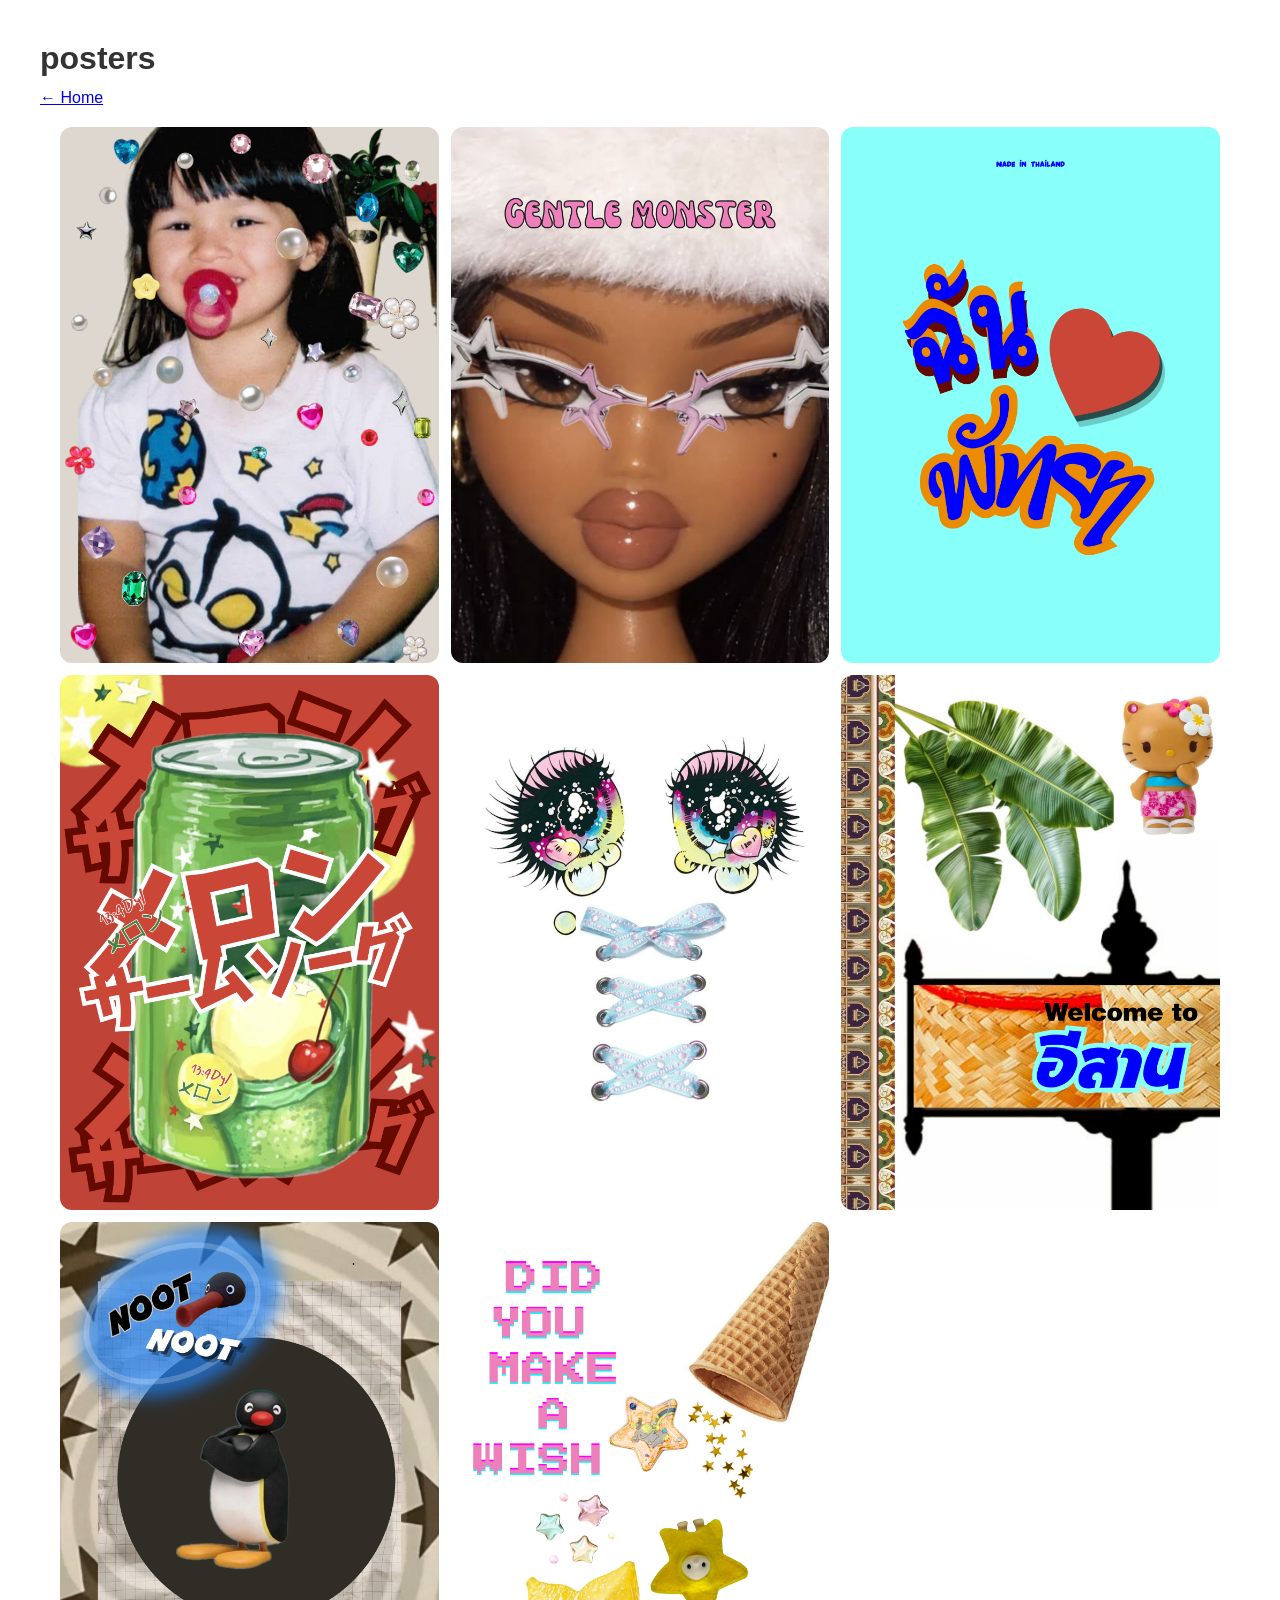
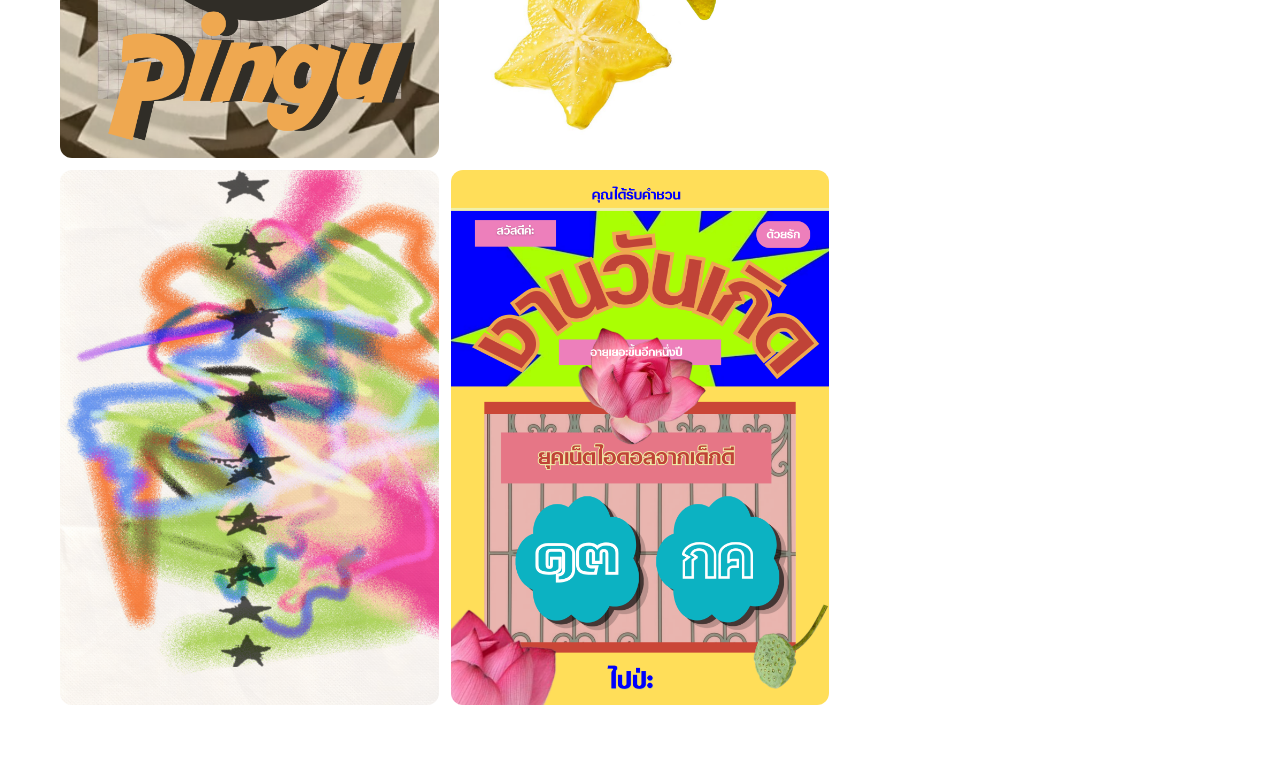
<file: posters.html>
<!DOCTYPE html>
<html>
<head>
    <title>Posters | Cecilia</title>
    <link rel="stylesheet" href="style.css">
</head>

<body>
<body style="background-color:white;">
<header>
    <h1> posters </h1>
    <a href="index.html">← Home</a>
</header>

<section>
    <div class="moodboard">
        <img src="posters (1).png">
        <img src="posters.png">
        <img src="posters2.png">
        <img src="images/p4.png">
        <img src="images/p5.png">
        <img src="images/p6.png">
        <img src="images/p7.png">
        <img src="images/9.png">
        <img src="images/10.png">
        <img src="images/11.png">
        

    </div>
</section>

</body>
</html>
</file>
<file: style.css>
* {
  box-sizing: border-box;
  margin: 0;
  padding: 0;
}

body {
  min-height: 100vh;
  display: flex;
  flex-direction: column;
  background: #f5f5f5;
  font-family: Myfont-Regular;
  color: #333;
}

.bottom-link {
  margin-top: auto;
  text-align: center;
  padding: 20px;
}


.moodboard {
  column-count: 3;
  column-gap: 12px;
  padding: 20px;
}

.moodboard img {
  width: 100%;
  margin-bottom: 12px;
  border-radius: 12px;
  display: block;
  break-inside: avoid;
}


.grid {
  display: grid;
    grid-template-columns: repeat(3, 1fr); /* 3 columns */
    gap: 20px;
    max-width: 1000px;
    margin: auto;
}
.grid img {
    width: 250px;
    height: 250px;
    object-fit: contain;
}
.folder {
    display: flex;
    justify-content: center;
    align-items: center;
    background: #f5f5f5;
    border-radius: 15px;
    padding: 20px;
    transition: transform 0.3s ease;
}

.folder:hover {
    transform: scale(1.05);
}

.folder img {
    width: 100%;
    height: 200px;
    object-fit: contain;
}
.item {
  text-align: center;
  cursor: pointer;
  width: 120px;
}

.icon {
  width: 100px;
  height: auto;
  transition: transform 0.25s ease;
  will-change: transform;
}

.item:hover .icon {
  transform: scale(1.05);
}

.item p {
  margin-top: 10px;
  font-size: 16px;
  color: #9DC183;
  letter-spacing: 0.3px;
}


@keyframes folderOpen {
  0% { transform: scale(1) translateY(0); opacity: 1; }
  50% { transform: scale(1.15) translateY(-10px); }
  100% { transform: scale(0.9) translateY(-20px); opacity: 0; }
}

.item.opening {
  animation: folderOpen 0.4s ease-in-out forwards;
  pointer-events: none;
}


.flipbook {
  width: 700px;
  height: 500px;
  margin: 50px auto;
  transform: translateZ(0);
}

.flipbook > div {
  width: 700px;
  height: 500px;
  position: relative;
  overflow: hidden;
  background: white;
  backface-visibility: hidden;
  transform: translateZ(0);
}

.flipbook > div::after {
  content: "";
  position: absolute;
  inset: 0;
  background: white;
  z-index: -1;
}

.flipbook img {
  width: 100%;
  height: 100%;
  object-fit: cover;
  display: block;
}

.flipbook .page {
  background: white;
}


.hard {
  background: #AFE1AF;
  display: flex;
  flex-direction: column;
  justify-content: center;
  align-items: center;
  font-size: 28px;
  font-weight: bold;
  color: #222;
  text-align: center;
}

.hard small {
  font-size: 14px;
  margin-top: 10px;
  font-weight: normal;
  opacity: 0.8;
}


@media (max-width: 1000px) {
  .flipbook {
    width: 90vw;
    height: 60vh;
  }

  .flipbook > div {
    width: 90vw;
    height: 60vh;
  }
}

@media (max-width: 900px) {
  .moodboard {
    column-count: 2;
  }

  .grid {
    gap: 30px;
    padding: 40px 20px;
  }
}

@media (max-width: 600px) {
  .moodboard {
    column-count: 1;
  }

  .grid {
    gap: 20px;
    padding: 20px;
  }

  .item {
    width: 80px;
  }

  .icon {
    width: 60px;
  }
}
@font-face {
  font-family: 'CeciliaMadeIt';
  src: url('Cecilia-Regular.woff') format('woff');
}

body {
  font-family: sans-serif;
  padding: 40px;
  background: #f5f5f5;
}

.font-card {
  background: white;
  padding: 24px;
  margin-bottom: 24px;
  border-radius: 12px;
}

.celia-preview {
  font-family: 'CeciliaMadeIt';
  font-size: 32px;
}
@font-face {
  font-family: 'Cecilia';
  src: url('./Cecilia-Regular.woff') format('woff');
  font-display: swap;
}

@font-face {
  font-family: 'ThaiByCelia';
  src: url('./Thaibycelia-Regular.woff') format('woff');
  font-display: swap;
}

@font-face {
  font-family: 'Wavey';
  src: url('./Waveyyy-Regular.woff') format('woff');
  font-display: swap;
}



a {
  display: inline-block;
  margin-top: 12px;
}
</file>
